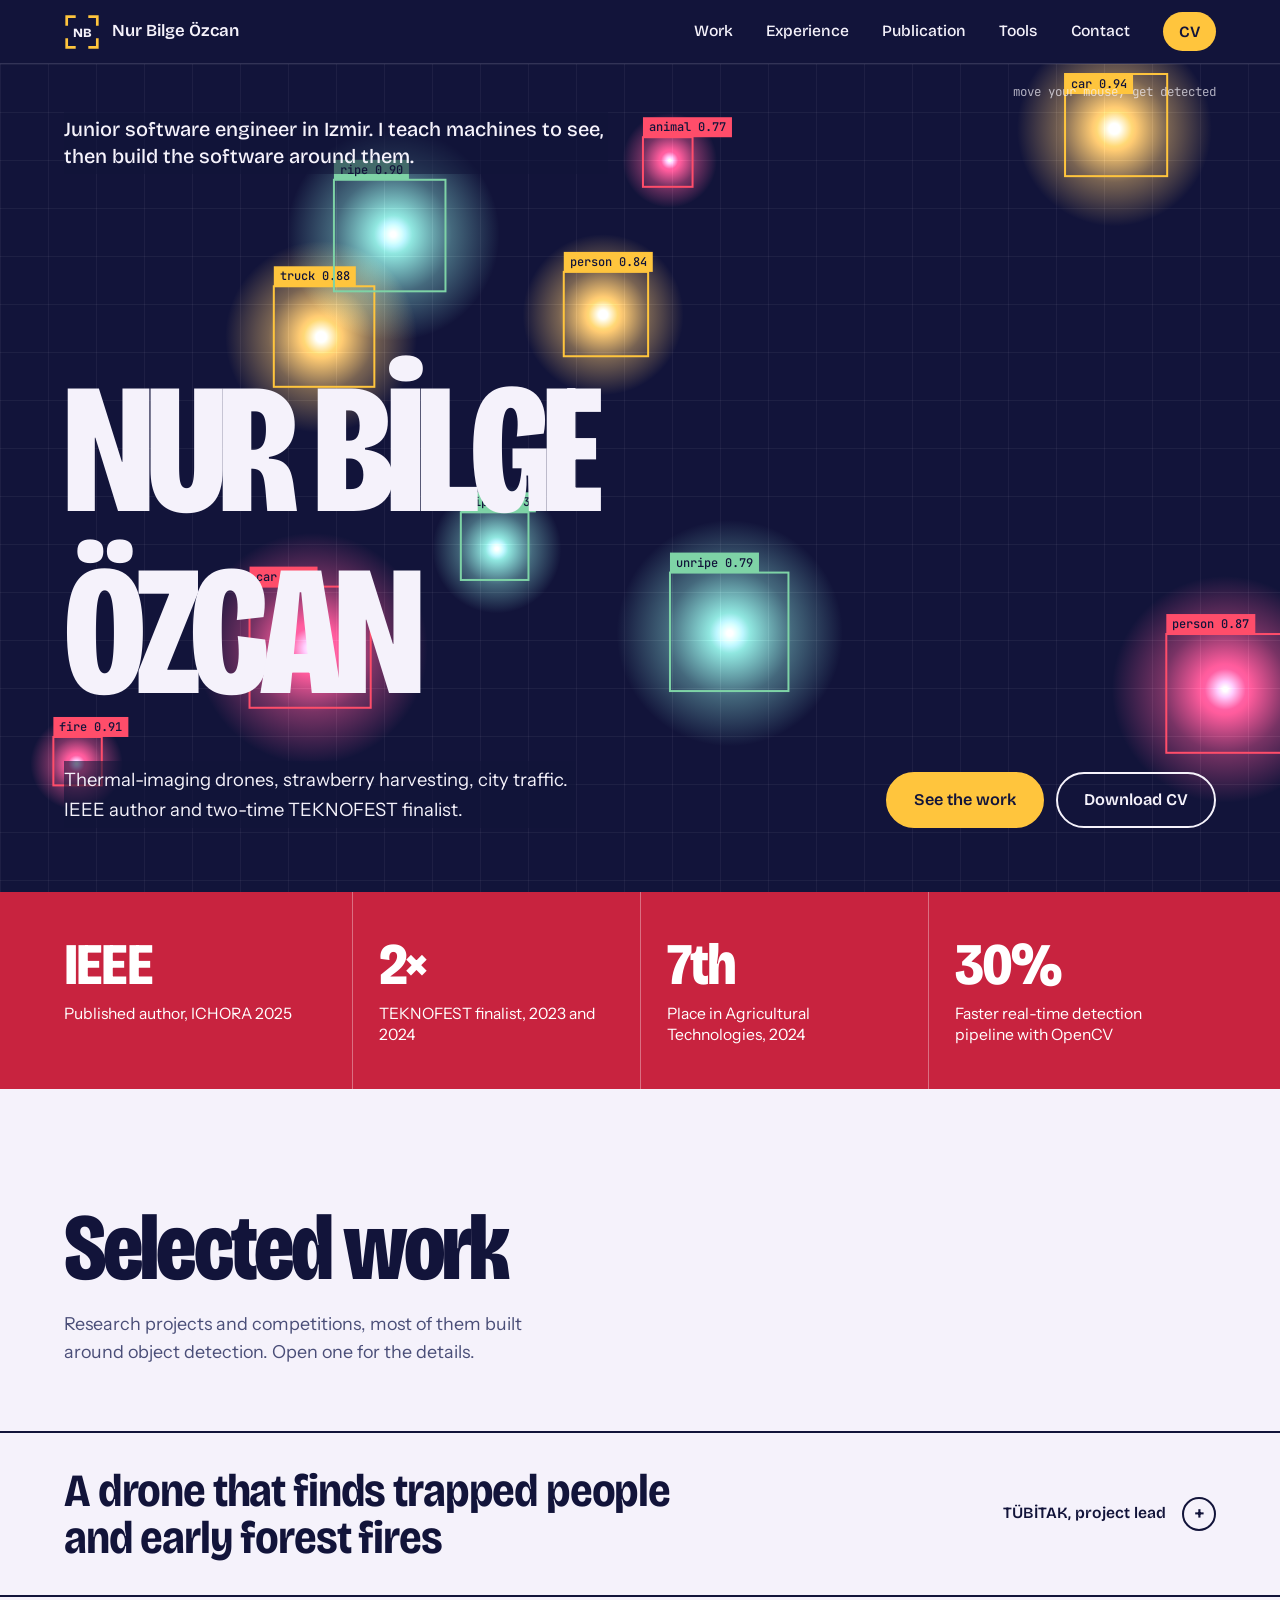
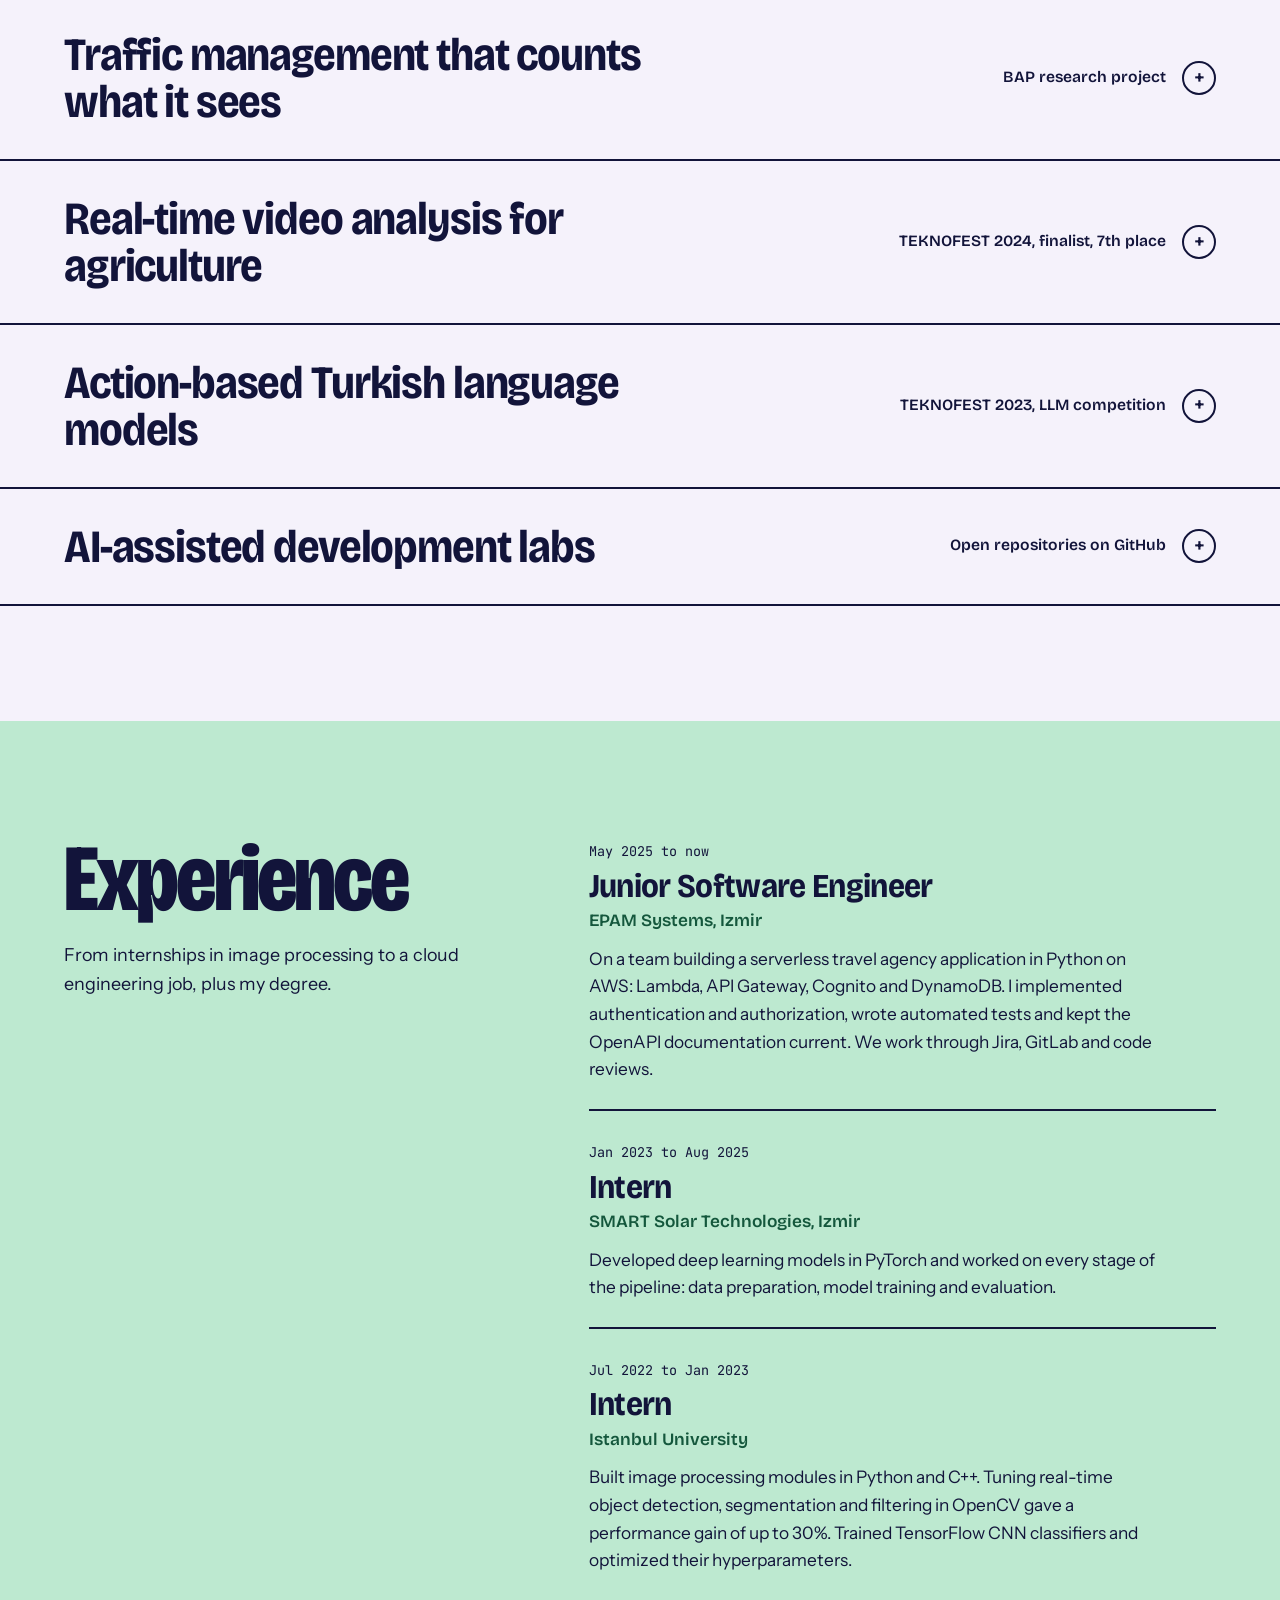
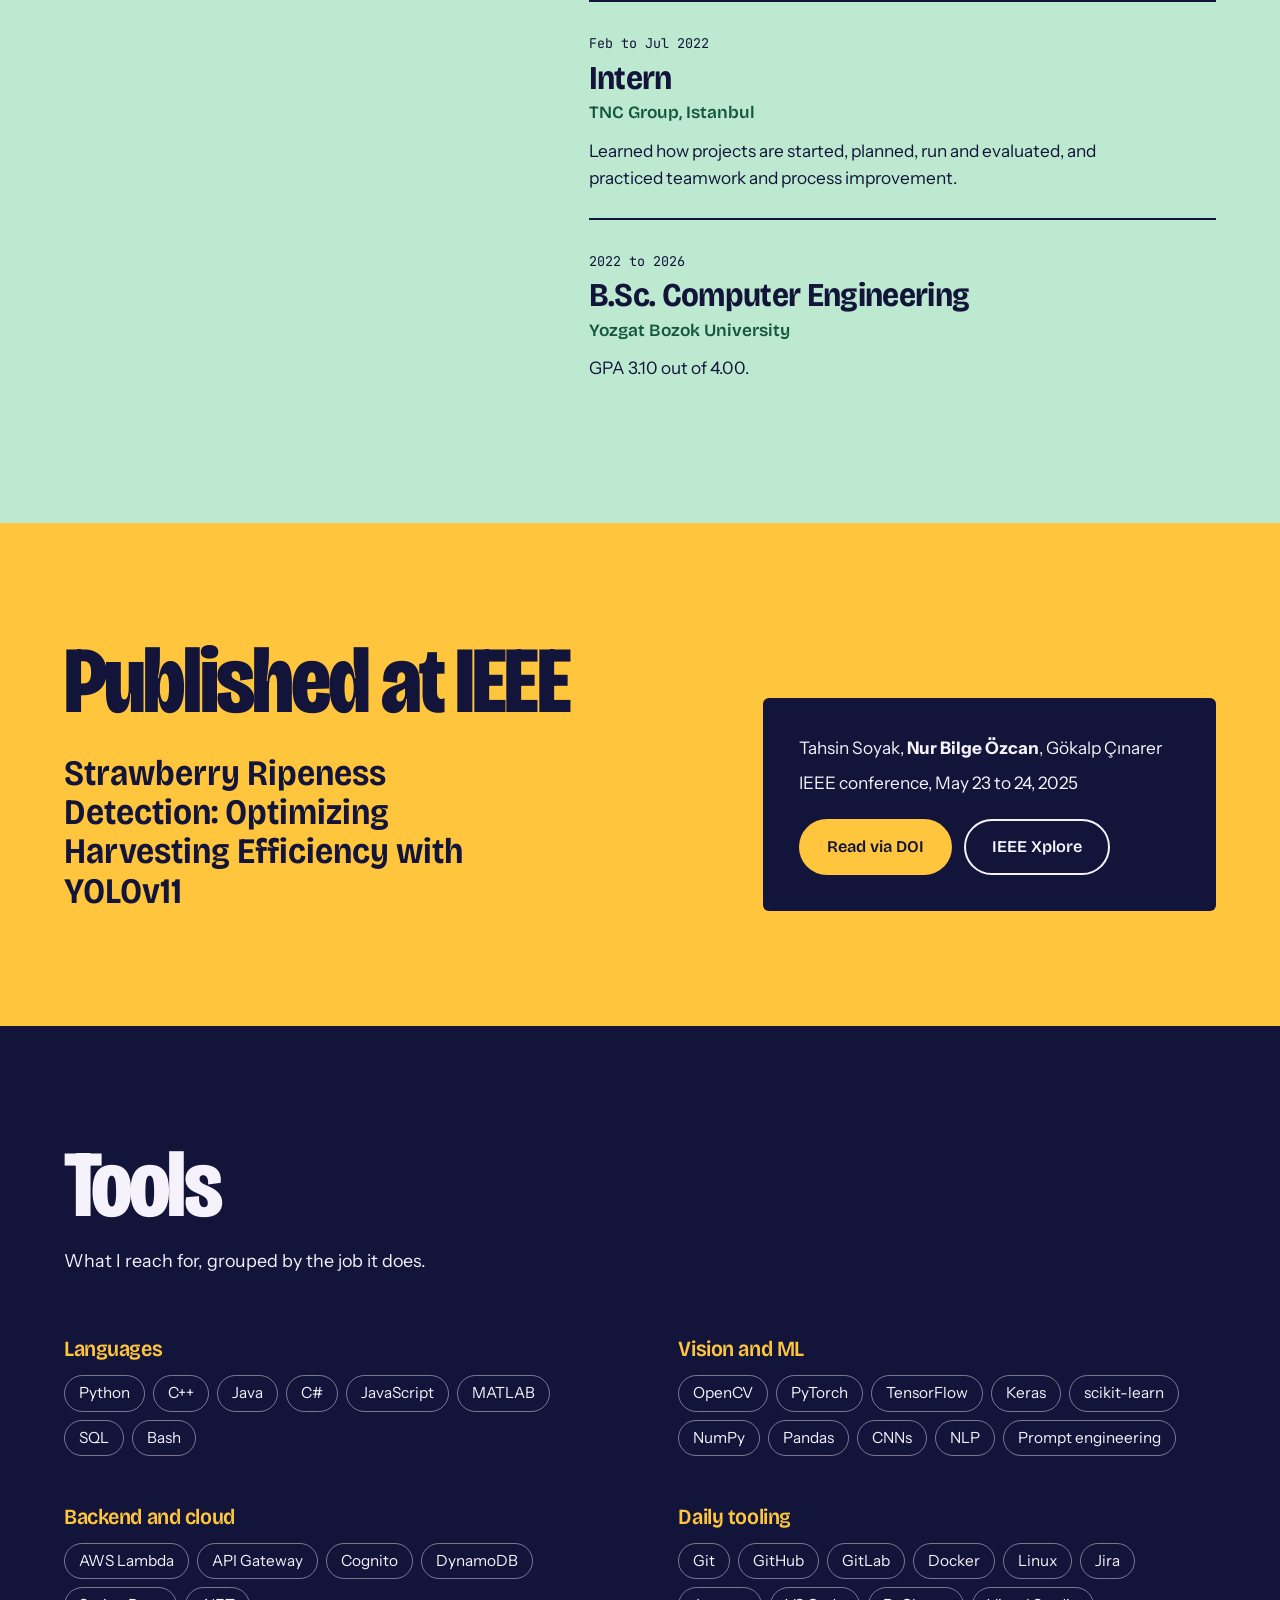
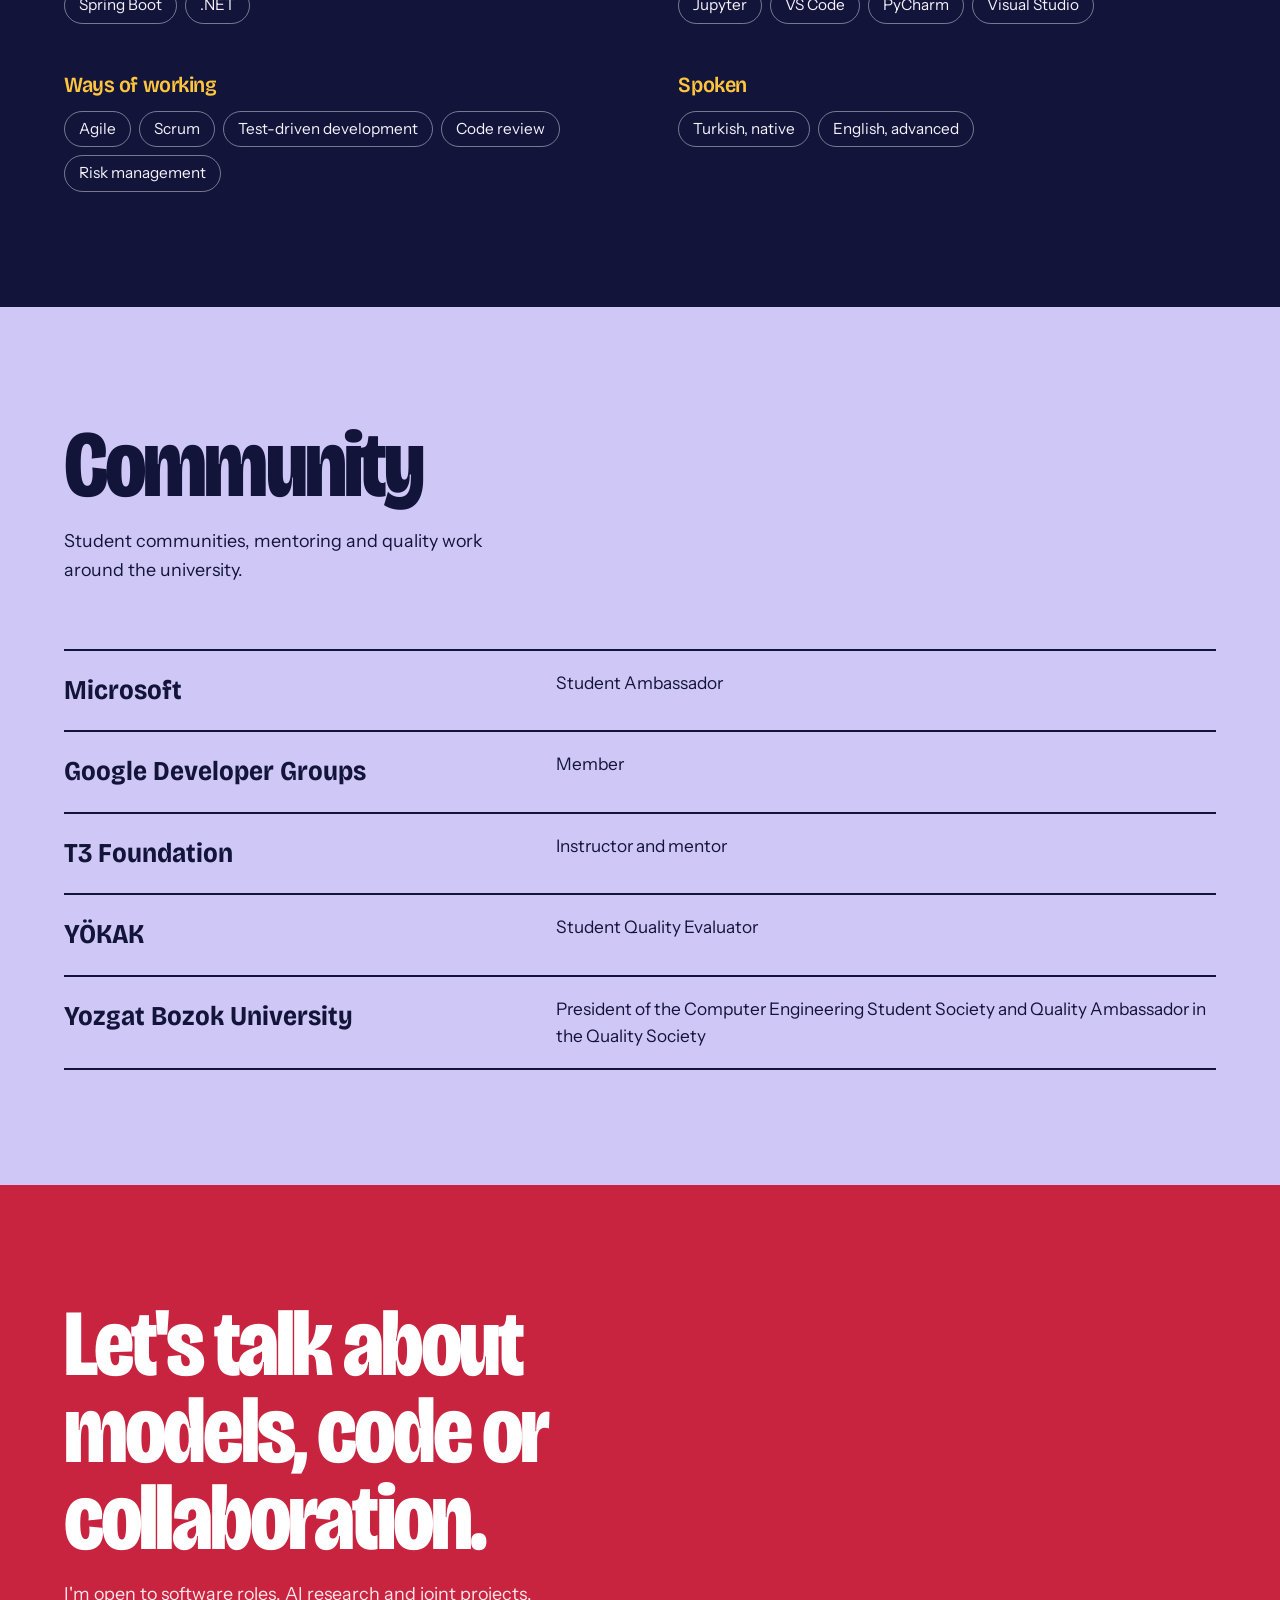
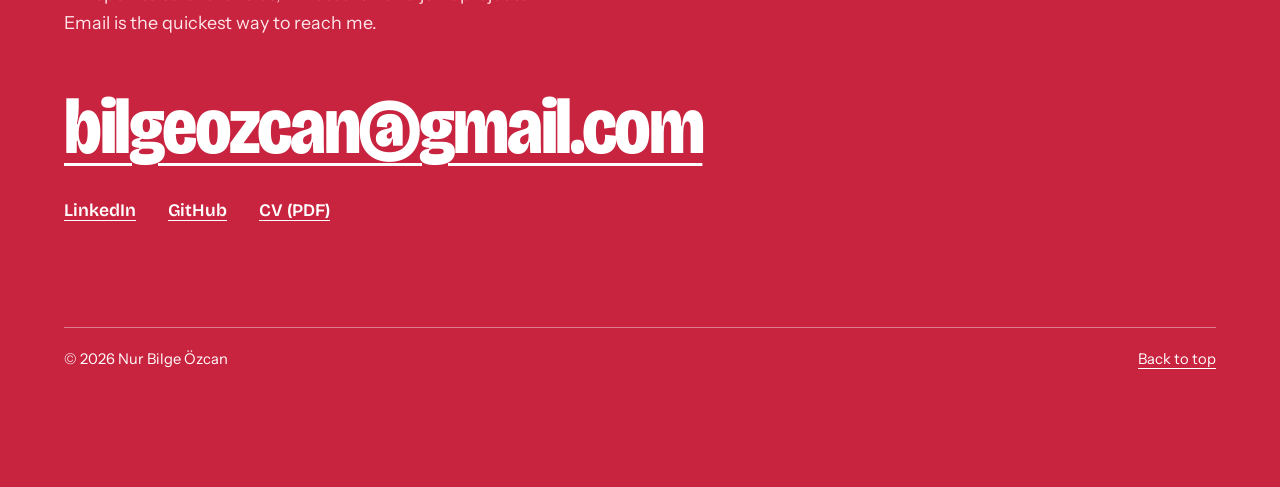
<file: index.html>
<!doctype html>
<html lang="en">
<head>
<meta charset="utf-8">
<meta name="viewport" content="width=device-width, initial-scale=1">
<title>Nur Bilge Özcan | AI & Software Portfolio</title>
<meta name="description" content="Nur Bilge Özcan is a junior software engineer working on computer vision, deep learning and cloud software. IEEE author and two-time TEKNOFEST finalist.">
<meta name="theme-color" content="#12143A">
<meta property="og:title" content="Nur Bilge Özcan | AI & Software Portfolio">
<meta property="og:description" content="I teach machines to see, then build the software around them. IEEE author, TEKNOFEST finalist.">
<meta property="og:type" content="website">
<link rel="icon" href="data:image/svg+xml,%3Csvg xmlns='http://www.w3.org/2000/svg' viewBox='0 0 32 32'%3E%3Crect width='32' height='32' rx='6' fill='%2312143A'/%3E%3Cpath d='M6 12V6h6M20 6h6v6M26 20v6h-6M12 26H6v-6' fill='none' stroke='%23FFC53D' stroke-width='2'/%3E%3Ctext x='16' y='21' font-family='sans-serif' font-size='11' font-weight='700' fill='%23fff' text-anchor='middle'%3ENB%3C/text%3E%3C/svg%3E">
<link rel="preconnect" href="https://fonts.googleapis.com">
<link rel="preconnect" href="https://fonts.gstatic.com" crossorigin>
<link href="https://fonts.googleapis.com/css2?family=Bricolage+Grotesque:opsz,wdth,wght@12..96,75..100,200..800&family=Instrument+Sans:wght@400;500;600&family=JetBrains+Mono:wght@500&display=swap" rel="stylesheet">
<style>
:root{
  --ink:#12143A;
  --ink-2:#1C1F52;
  --paper:#F5F2FB;
  --berry:#C8233F;
  --sun:#FFC53D;
  --mint:#BDE9D0;
  --lilac:#CFC8F7;
  --blush:#FFBFCB;
  --soft:#4A4E78;
  --display:'Bricolage Grotesque','Segoe UI',system-ui,sans-serif;
  --body:'Instrument Sans',system-ui,-apple-system,'Segoe UI',sans-serif;
  --mono:'JetBrains Mono',ui-monospace,Menlo,monospace;
  --gutter:clamp(20px,5vw,64px);
  color-scheme:light;
}
*{box-sizing:border-box}
html{scroll-behavior:smooth;-webkit-text-size-adjust:100%}
@media (prefers-reduced-motion:reduce){html{scroll-behavior:auto}}
body{margin:0;background:var(--paper);color:var(--ink);font-family:var(--body);font-size:1.08rem;line-height:1.6;-webkit-font-smoothing:antialiased}
h1,h2,h3{font-family:var(--display);margin:0;line-height:1;letter-spacing:-.02em}
p{margin:0}
a{color:inherit;text-underline-offset:4px}
:focus-visible{outline:3px solid var(--sun);outline-offset:3px;border-radius:3px}
.on-light :focus-visible,.light :focus-visible{outline-color:var(--berry)}
.wrap{max-width:1280px;margin-inline:auto;padding-inline:var(--gutter)}
.skip{position:absolute;left:-999px;top:8px;background:var(--sun);color:var(--ink);padding:10px 16px;z-index:60;font-family:var(--display);font-weight:600}
.skip:focus{left:8px}

/* header */
.top{position:sticky;top:0;z-index:30;background:var(--ink);color:var(--paper);border-bottom:1px solid rgba(245,242,251,.14)}
.top .wrap{display:flex;align-items:center;justify-content:space-between;gap:20px;padding-block:12px}
.brand{display:flex;align-items:center;gap:12px;text-decoration:none;font-family:var(--display);font-weight:600;font-size:1.05rem}
.brand svg{width:36px;height:36px;flex:none}
.nav{display:flex;align-items:center;gap:clamp(16px,2.6vw,34px);font-family:var(--display);font-weight:500;font-size:.98rem}
.nav a{text-decoration:none;padding-block:6px;border-bottom:2px solid transparent}
.nav a:hover{border-bottom-color:var(--sun)}
.nav .cv{background:var(--sun);color:var(--ink);padding:7px 16px;border-radius:999px;font-weight:600;border:0}
.nav .cv:hover{background:var(--paper)}
@media (max-width:820px){
  .top .wrap{flex-wrap:wrap;row-gap:2px}
  .nav{width:100%;overflow-x:auto;gap:22px;padding-bottom:6px;scrollbar-width:none}
  .nav::-webkit-scrollbar{display:none}
  .nav a{white-space:nowrap}
}

/* hero */
.hero{position:relative;background:var(--ink);color:var(--paper);overflow:hidden;min-height:min(92vh,880px);display:flex;flex-direction:column}
#field{position:absolute;inset:0;width:100%;height:100%;display:block}
.hero .wrap{position:relative;flex:1;display:flex;flex-direction:column;justify-content:space-between;gap:40px;padding-block:clamp(28px,4vw,48px) clamp(32px,5vw,64px);pointer-events:none;width:100%}
.hero-kicker{font-family:var(--display);font-weight:500;font-size:clamp(1rem,1.6vw,1.25rem);max-width:34rem;line-height:1.35;background:rgba(18,20,58,.55);width:fit-content;padding:4px 0}
.hero h1{font-size:clamp(3.4rem,14.5vw,14rem);font-weight:800;font-variation-settings:"wdth" 75;letter-spacing:-.035em;line-height:.98;text-transform:uppercase}
.hero h1 span{display:block}
.hero-foot{display:flex;flex-wrap:wrap;align-items:flex-end;justify-content:space-between;gap:24px;margin-top:clamp(20px,3vw,40px)}
.hero-foot p{max-width:32rem;font-size:1.15rem;background:rgba(18,20,58,.6);padding:4px 0}
.btns{display:flex;flex-wrap:wrap;gap:12px;pointer-events:auto}
.btn{display:inline-flex;align-items:center;font-family:var(--display);font-weight:600;font-size:1.02rem;padding:13px 26px;border-radius:999px;text-decoration:none;border:2px solid var(--paper);transition:background .15s,color .15s,border-color .15s}
.btn-sun{background:var(--sun);border-color:var(--sun);color:var(--ink)}
.btn-sun:hover{background:var(--paper);border-color:var(--paper)}
.btn-ghost{background:transparent;color:var(--paper)}
.btn-ghost:hover{background:var(--paper);color:var(--ink)}
.btn-ink{background:var(--ink);border-color:var(--ink);color:var(--paper)}
.btn-ink:hover{background:transparent;color:var(--ink)}
.btn-out{background:transparent;border-color:var(--ink);color:var(--ink)}
.btn-out:hover{background:var(--ink);color:var(--paper)}
.hint{position:absolute;right:var(--gutter);top:18px;font-family:var(--mono);font-size:.78rem;color:rgba(245,242,251,.7)}
@media (max-width:700px){.hint{display:none}}

/* facts */
.facts{background:var(--berry);color:#fff}
.facts ul{list-style:none;margin:0;padding:0;display:grid;grid-template-columns:repeat(4,minmax(0,1fr))}
.facts li{padding:clamp(24px,3.5vw,44px) clamp(14px,2vw,28px);border-left:1px solid rgba(255,255,255,.35)}
.facts li:first-child{border-left:0;padding-left:0}
.facts strong{display:block;font-family:var(--display);font-weight:800;font-size:clamp(2rem,4.6vw,4rem);line-height:1;letter-spacing:-.03em;font-variation-settings:"wdth" 85}
.facts span{display:block;margin-top:8px;font-size:.98rem;line-height:1.35;max-width:15rem}
@media (max-width:760px){
  .facts ul{grid-template-columns:repeat(2,minmax(0,1fr))}
  .facts li:nth-child(3){border-left:0;padding-left:0}
  .facts li:nth-child(n+3){border-top:1px solid rgba(255,255,255,.35)}
}

/* sections */
.sec{padding-block:clamp(64px,9vw,128px)}
.sec h2{font-size:clamp(2.6rem,7.4vw,6.4rem);font-weight:800;font-variation-settings:"wdth" 80;letter-spacing:-.03em;line-height:.92}
.sec .lede{margin-top:18px;max-width:30rem;font-size:1.12rem}
.sec-head{margin-bottom:clamp(32px,5vw,64px)}

/* work */
.work{background:var(--paper)}
.work .lede{color:var(--soft)}
.projects{border-top:2px solid var(--ink)}
details.proj{border-bottom:2px solid var(--ink);background:var(--paper);transition:background .2s}
details.proj:hover,details.proj[open]{background:var(--c)}
details.proj summary{list-style:none;cursor:pointer;display:grid;grid-template-columns:minmax(0,1fr) auto;gap:8px 32px;align-items:center;padding:clamp(20px,3vw,34px) var(--gutter)}
details.proj summary::-webkit-details-marker{display:none}
.proj h3{font-size:clamp(1.55rem,3.6vw,3rem);font-weight:700;font-variation-settings:"wdth" 88;letter-spacing:-.025em;line-height:1.02;max-width:26ch}
.proj .tag{font-family:var(--display);font-weight:600;font-size:.98rem;text-align:right}
.proj .plus{display:inline-grid;place-items:center;width:34px;height:34px;border:2px solid var(--ink);border-radius:50%;margin-left:16px;vertical-align:middle;font-size:1.3rem;line-height:1;transition:transform .2s,background .2s}
details.proj[open] .plus{transform:rotate(45deg);background:var(--ink);color:var(--paper)}
.proj .more{padding:0 var(--gutter) clamp(24px,3.5vw,40px);display:grid;grid-template-columns:minmax(0,1fr) minmax(0,1fr);gap:24px 48px}
.proj .more p{max-width:36rem}
.proj .stack{font-family:var(--mono);font-size:.86rem;align-self:start;display:flex;flex-wrap:wrap;gap:8px}
.proj .stack span{border:1.5px solid var(--ink);border-radius:999px;padding:3px 12px}
@media (max-width:760px){
  details.proj summary{grid-template-columns:1fr}
  .proj .tag{text-align:left}
  .proj .more{grid-template-columns:1fr}
}
.proj-wrap{max-width:none;padding:0}

/* experience */
.exp{background:var(--mint)}
.exp-grid{display:grid;grid-template-columns:minmax(0,5fr) minmax(0,7fr);gap:clamp(32px,6vw,96px)}
.exp .sticky{position:sticky;top:96px;align-self:start}
.job{padding-block:26px;border-top:2px solid var(--ink)}
.job:first-child{border-top:0;padding-top:0}
.job time{font-family:var(--mono);font-size:.84rem}
.job h3{font-size:clamp(1.5rem,2.6vw,2.1rem);font-weight:700;margin-top:6px;font-variation-settings:"wdth" 90}
.job .where{margin:4px 0 10px;font-family:var(--display);font-weight:600;color:#14573C}
.job p:not(.where){max-width:36rem}
@media (max-width:860px){.exp-grid{grid-template-columns:1fr}.exp .sticky{position:static}}

/* publication */
.pub{background:var(--sun)}
.pub-card{display:grid;grid-template-columns:minmax(0,7fr) minmax(0,5fr);gap:clamp(24px,5vw,72px);align-items:end}
.pub h2{max-width:14ch}
.pub .paper{font-family:var(--display);font-weight:650;font-size:clamp(1.5rem,2.8vw,2.3rem);line-height:1.1;margin-top:28px;max-width:30rem;font-variation-settings:"wdth" 90}
.pub .meta{background:var(--ink);color:var(--paper);padding:clamp(22px,3vw,36px);border-radius:6px}
.pub .meta p+p{margin-top:8px}
.pub .meta .btns{margin-top:22px}
@media (max-width:860px){.pub-card{grid-template-columns:1fr}}

/* tools */
.tools{background:var(--ink);color:var(--paper)}
.tool-grid{display:grid;grid-template-columns:repeat(2,minmax(0,1fr));gap:clamp(28px,4vw,56px) clamp(32px,6vw,96px)}
.tool-grid h3{font-size:1.35rem;font-weight:600;margin-bottom:14px;color:var(--sun);font-variation-settings:"wdth" 92}
.chips{display:flex;flex-wrap:wrap;gap:8px;list-style:none;margin:0;padding:0}
.chips li{border:1.5px solid rgba(245,242,251,.45);border-radius:999px;padding:5px 14px;font-size:.96rem;transition:background .15s,color .15s,border-color .15s}
.chips li:hover{background:var(--paper);color:var(--ink);border-color:var(--paper)}
@media (max-width:760px){.tool-grid{grid-template-columns:1fr}}

/* community */
.com{background:var(--lilac)}
.com ul{list-style:none;margin:0;padding:0;border-top:2px solid var(--ink)}
.com li{display:grid;grid-template-columns:minmax(0,5fr) minmax(0,7fr);gap:20px;padding-block:18px;border-bottom:2px solid var(--ink)}
.com li b{font-family:var(--display);font-weight:700;font-size:clamp(1.2rem,2.2vw,1.7rem);font-variation-settings:"wdth" 90}
@media (max-width:640px){.com li{grid-template-columns:1fr;gap:2px}}

/* contact */
.contact{background:var(--berry);color:#fff}
.contact h2{max-width:13ch}
.contact .lede{color:#FFE6EA}
.mail{display:inline-block;margin-top:clamp(28px,4vw,48px);font-family:var(--display);font-weight:800;font-size:clamp(1.5rem,6.2vw,5rem);letter-spacing:-.03em;line-height:1.05;font-variation-settings:"wdth" 82;text-decoration-thickness:3px;text-underline-offset:10px;overflow-wrap:anywhere}
.mail:hover{color:var(--sun)}
.contact :focus-visible{outline-color:#fff}
.elsewhere{display:flex;flex-wrap:wrap;gap:12px 32px;margin-top:28px;font-family:var(--display);font-weight:600;font-size:1.1rem}
.foot{display:flex;justify-content:space-between;flex-wrap:wrap;gap:12px;margin-top:clamp(56px,8vw,112px);padding-top:20px;border-top:1px solid rgba(255,255,255,.4);font-size:.92rem}
[id]{scroll-margin-top:72px}
</style>
</head>
<body id="home">
<a class="skip" href="#work">Skip to content</a>

<header class="top">
  <div class="wrap">
    <a class="brand" href="#home" aria-label="Nur Bilge Özcan, back to top">
      <svg viewBox="0 0 40 40" aria-hidden="true"><path d="M3 13V3h10M27 3h10v10M37 27v10H27M13 37H3V27" fill="none" stroke="#FFC53D" stroke-width="3"/><text x="20" y="25.5" text-anchor="middle" font-family="Bricolage Grotesque, sans-serif" font-weight="800" font-size="14" fill="#F5F2FB">NB</text></svg>
      <span>Nur Bilge Özcan</span>
    </a>
    <nav class="nav" aria-label="Main">
      <a href="#work">Work</a>
      <a href="#experience">Experience</a>
      <a href="#publication">Publication</a>
      <a href="#tools">Tools</a>
      <a href="#contact">Contact</a>
      <a class="cv" href="cv.pdf">CV</a>
    </nav>
  </div>
</header>

<main>
  <section class="hero" aria-labelledby="hero-title">
    <canvas id="field" aria-hidden="true"></canvas>
    <p class="hint" aria-hidden="true">move your mouse, get detected</p>
    <div class="wrap">
      <p class="hero-kicker">Junior software engineer in Izmir. I teach machines to see, then build the software around them.</p>
      <div>
        <h1 id="hero-title" lang="tr"><span>Nur Bilge</span><span>Özcan</span></h1>
        <div class="hero-foot">
          <p>Thermal-imaging drones, strawberry harvesting, city traffic. IEEE author and two-time TEKNOFEST finalist.</p>
          <div class="btns">
            <a class="btn btn-sun" href="#work">See the work</a>
            <a class="btn btn-ghost" href="cv.pdf">Download CV</a>
          </div>
        </div>
      </div>
    </div>
  </section>

  <section class="facts" aria-label="At a glance">
    <div class="wrap">
      <ul>
        <li><strong>IEEE</strong><span>Published author, ICHORA 2025</span></li>
        <li><strong>2×</strong><span>TEKNOFEST finalist, 2023 and 2024</span></li>
        <li><strong>7th</strong><span>Place in Agricultural Technologies, 2024</span></li>
        <li><strong>30%</strong><span>Faster real-time detection pipeline with OpenCV</span></li>
      </ul>
    </div>
  </section>

  <section class="sec work" id="work" aria-labelledby="work-title">
    <div class="wrap sec-head">
      <h2 id="work-title">Selected work</h2>
      <p class="lede">Research projects and competitions, most of them built around object detection. Open one for the details.</p>
    </div>
    <div class="projects">
      <details class="proj" style="--c:var(--blush)">
        <summary><h3>A drone that finds trapped people and early forest fires</h3><span class="tag">TÜBİTAK, project lead<span class="plus" aria-hidden="true">+</span></span></summary>
        <div class="more">
          <p>An AI-powered modular UAV that reads thermal imagery and uses YOLO-based detection to spot living beings in trouble and fires at their first stage. I led the project: planning, task allocation, technical coordination and progress tracking.</p>
          <div class="stack"><span>Thermal imaging</span><span>YOLO</span><span>UAV</span></div>
        </div>
      </details>
      <details class="proj" style="--c:var(--mint)">
        <summary><h3>Traffic management that counts what it sees</h3><span class="tag">BAP research project<span class="plus" aria-hidden="true">+</span></span></summary>
        <div class="more">
          <p>An intelligent traffic system built on YOLOv8. I worked on the deep learning models for real-time vehicle detection, classification and traffic density analysis.</p>
          <div class="stack"><span>YOLOv8</span><span>Deep learning</span><span>Computer vision</span></div>
        </div>
      </details>
      <details class="proj" style="--c:var(--sun)">
        <summary><h3>Real-time video analysis for agriculture</h3><span class="tag">TEKNOFEST 2024, finalist, 7th place<span class="plus" aria-hidden="true">+</span></span></summary>
        <div class="more">
          <p>In the Agricultural Technologies category I built the OpenCV video processing pipeline that gave the team's system its real-time analysis.</p>
          <div class="stack"><span>OpenCV</span><span>Video processing</span></div>
        </div>
      </details>
      <details class="proj" style="--c:var(--lilac)">
        <summary><h3>Action-based Turkish language models</h3><span class="tag">TEKNOFEST 2023, LLM competition<span class="plus" aria-hidden="true">+</span></span></summary>
        <div class="more">
          <p>I optimized PyTorch and TensorFlow models for deployment and improved how the models drive decisions.</p>
          <div class="stack"><span>PyTorch</span><span>TensorFlow</span><span>LLMs</span></div>
        </div>
      </details>
      <details class="proj" style="--c:var(--blush)">
        <summary><h3>AI-assisted development labs</h3><span class="tag">Open repositories on GitHub<span class="plus" aria-hidden="true">+</span></span></summary>
        <div class="more">
          <p>Hands-on repositories on prompt engineering, MCP workflows, SpecKit and AI-assisted software development. <a href="https://github.com/NurBilgeOZCAN">Browse them on GitHub</a>.</p>
          <div class="stack"><span>Prompt engineering</span><span>MCP</span><span>SpecKit</span></div>
        </div>
      </details>
    </div>
  </section>

  <section class="sec exp" id="experience" aria-labelledby="exp-title">
    <div class="wrap exp-grid">
      <div class="sticky">
        <h2 id="exp-title">Experience</h2>
        <p class="lede">From internships in image processing to a cloud engineering job, plus my degree.</p>
      </div>
      <div>
        <article class="job">
          <time>May 2025 to now</time>
          <h3>Junior Software Engineer</h3>
          <p class="where">EPAM Systems, Izmir</p>
          <p>On a team building a serverless travel agency application in Python on AWS: Lambda, API Gateway, Cognito and DynamoDB. I implemented authentication and authorization, wrote automated tests and kept the OpenAPI documentation current. We work through Jira, GitLab and code reviews.</p>
        </article>
        <article class="job">
          <time>Jan 2023 to Aug 2025</time>
          <h3>Intern</h3>
          <p class="where">SMART Solar Technologies, Izmir</p>
          <p>Developed deep learning models in PyTorch and worked on every stage of the pipeline: data preparation, model training and evaluation.</p>
        </article>
        <article class="job">
          <time>Jul 2022 to Jan 2023</time>
          <h3>Intern</h3>
          <p class="where">Istanbul University</p>
          <p>Built image processing modules in Python and C++. Tuning real-time object detection, segmentation and filtering in OpenCV gave a performance gain of up to 30%. Trained TensorFlow CNN classifiers and optimized their hyperparameters.</p>
        </article>
        <article class="job">
          <time>Feb to Jul 2022</time>
          <h3>Intern</h3>
          <p class="where">TNC Group, Istanbul</p>
          <p>Learned how projects are started, planned, run and evaluated, and practiced teamwork and process improvement.</p>
        </article>
        <article class="job">
          <time>2022 to 2026</time>
          <h3>B.Sc. Computer Engineering</h3>
          <p class="where">Yozgat Bozok University</p>
          <p>GPA 3.10 out of 4.00.</p>
        </article>
      </div>
    </div>
  </section>

  <section class="sec pub" id="publication" aria-labelledby="pub-title">
    <div class="wrap">
      <div class="pub-card">
        <div>
          <h2 id="pub-title">Published at IEEE</h2>
          <p class="paper">Strawberry Ripeness Detection: Optimizing Harvesting Efficiency with YOLOv11</p>
        </div>
        <div class="meta">
          <p>Tahsin Soyak, <strong>Nur Bilge Özcan</strong>, Gökalp Çınarer</p>
          <p>IEEE conference, May 23 to 24, 2025</p>
          <div class="btns">
            <a class="btn btn-sun" href="https://doi.org/10.1109/ICHORA65333.2025.11017268">Read via DOI</a>
            <a class="btn btn-ghost" href="https://ieeexplore.ieee.org/document/11017268">IEEE Xplore</a>
          </div>
        </div>
      </div>
    </div>
  </section>

  <section class="sec tools" id="tools" aria-labelledby="tools-title">
    <div class="wrap">
      <div class="sec-head">
        <h2 id="tools-title">Tools</h2>
        <p class="lede">What I reach for, grouped by the job it does.</p>
      </div>
      <div class="tool-grid">
        <div><h3>Languages</h3><ul class="chips"><li>Python</li><li>C++</li><li>Java</li><li>C#</li><li>JavaScript</li><li>MATLAB</li><li>SQL</li><li>Bash</li></ul></div>
        <div><h3>Vision and ML</h3><ul class="chips"><li>OpenCV</li><li>PyTorch</li><li>TensorFlow</li><li>Keras</li><li>scikit-learn</li><li>NumPy</li><li>Pandas</li><li>CNNs</li><li>NLP</li><li>Prompt engineering</li></ul></div>
        <div><h3>Backend and cloud</h3><ul class="chips"><li>AWS Lambda</li><li>API Gateway</li><li>Cognito</li><li>DynamoDB</li><li>Spring Boot</li><li>.NET</li></ul></div>
        <div><h3>Daily tooling</h3><ul class="chips"><li>Git</li><li>GitHub</li><li>GitLab</li><li>Docker</li><li>Linux</li><li>Jira</li><li>Jupyter</li><li>VS Code</li><li>PyCharm</li><li>Visual Studio</li></ul></div>
        <div><h3>Ways of working</h3><ul class="chips"><li>Agile</li><li>Scrum</li><li>Test-driven development</li><li>Code review</li><li>Risk management</li></ul></div>
        <div><h3>Spoken</h3><ul class="chips"><li>Turkish, native</li><li>English, advanced</li></ul></div>
      </div>
    </div>
  </section>

  <section class="sec com" id="community" aria-labelledby="com-title">
    <div class="wrap">
      <div class="sec-head">
        <h2 id="com-title">Community</h2>
        <p class="lede">Student communities, mentoring and quality work around the university.</p>
      </div>
      <ul>
        <li><b>Microsoft</b><span>Student Ambassador</span></li>
        <li><b>Google Developer Groups</b><span>Member</span></li>
        <li><b>T3 Foundation</b><span>Instructor and mentor</span></li>
        <li><b>YÖKAK</b><span>Student Quality Evaluator</span></li>
        <li><b>Yozgat Bozok University</b><span>President of the Computer Engineering Student Society and Quality Ambassador in the Quality Society</span></li>
      </ul>
    </div>
  </section>

  <section class="sec contact" id="contact" aria-labelledby="contact-title">
    <div class="wrap">
      <h2 id="contact-title">Let's talk about models, code or collaboration.</h2>
      <p class="lede">I'm open to software roles, AI research and joint projects. Email is the quickest way to reach me.</p>
      <a class="mail" href="mailto:bilgeozcan@gmail.com">bilgeozcan@gmail.com</a>
      <div class="elsewhere">
        <a href="https://linkedin.com/in/nur-bilge-%C3%B6zcan-123975257">LinkedIn</a>
        <a href="https://github.com/BILGEOZCAN">GitHub</a>
        <a href="cv.pdf">CV (PDF)</a>
      </div>
      <div class="foot">
        <span>© 2026 Nur Bilge Özcan</span>
        <a href="#home">Back to top</a>
      </div>
    </div>
  </section>
</main>

<script>
(() => {
  const canvas = document.getElementById('field');
  const hero = canvas.parentElement;
  const ctx = canvas.getContext('2d');
  const reduce = window.matchMedia('(prefers-reduced-motion: reduce)');
  const PAL = ['#FF4D6A', '#FFC53D', '#7ED3A6'];
  const LABELS = ['fire 0.91', 'person 0.84', 'ripe 0.93', 'car 0.96', 'truck 0.88', 'unripe 0.79', 'animal 0.77', 'car 0.94', 'ripe 0.90', 'person 0.87'];
  let W = 0, H = 0, dpr = 1, objs = [], raf = 0, visible = true;
  const mouse = { x: -999, y: -999, active: false, bx: -999, by: -999, bw: 90, bh: 110 };

  function seeded(s) { return () => { s = (s * 16807) % 2147483647; return (s - 1) / 2147483646; }; }

  function resize() {
    dpr = Math.min(window.devicePixelRatio || 1, 2);
    W = hero.clientWidth; H = hero.clientHeight;
    canvas.width = W * dpr; canvas.height = H * dpr;
    ctx.setTransform(dpr, 0, 0, dpr, 0, 0);
    const n = W < 700 ? 6 : 10, r = seeded(11);
    objs = [];
    for (let i = 0; i < n; i++) {
      const rad = 22 + r() * 40;
      const sp = 0.25 + r() * 0.5, a = r() * Math.PI * 2;
      const o = { x: rad + r() * (W - 2 * rad), y: rad + r() * (H - 2 * rad), vx: Math.cos(a) * sp, vy: Math.sin(a) * sp, rad, color: PAL[i % 3], label: LABELS[i % LABELS.length] };
      o.bx = o.x; o.by = o.y; o.bs = rad * 2.2;
      objs.push(o);
    }
    if (reduce.matches) frame(0);
  }

  function glow(x, y, rad, color) {
    const g = ctx.createRadialGradient(x, y, 0, x, y, rad * 2.1);
    g.addColorStop(0, '#ffffff'); g.addColorStop(.18, color); g.addColorStop(.55, color + '66'); g.addColorStop(1, color + '00');
    ctx.fillStyle = g;
    ctx.beginPath(); ctx.arc(x, y, rad * 2.1, 0, 7); ctx.fill();
  }

  function box(x, y, w, h, color, label, textColor) {
    ctx.strokeStyle = color; ctx.lineWidth = 2;
    ctx.strokeRect(x - w / 2, y - h / 2, w, h);
    ctx.font = '500 12px "JetBrains Mono", ui-monospace, monospace';
    const tw = ctx.measureText(label).width + 12;
    const lx = Math.max(2, Math.min(x - w / 2, W - tw - 2));
    const ly = y - h / 2 - 20 < 2 ? y - h / 2 : y - h / 2 - 20;
    ctx.fillStyle = color; ctx.fillRect(lx, ly, tw, 20);
    ctx.fillStyle = textColor; ctx.fillText(label, lx + 6, ly + 14);
  }

  function frame(dt) {
    ctx.fillStyle = '#12143A'; ctx.fillRect(0, 0, W, H);
    const grid = 48;
    ctx.strokeStyle = 'rgba(245,242,251,.05)'; ctx.lineWidth = 1;
    ctx.beginPath();
    for (let x = 0; x < W; x += grid) { ctx.moveTo(x + .5, 0); ctx.lineTo(x + .5, H); }
    for (let y = 0; y < H; y += grid) { ctx.moveTo(0, y + .5); ctx.lineTo(W, y + .5); }
    ctx.stroke();
    ctx.globalCompositeOperation = 'lighter';
    objs.forEach(o => {
      if (!reduce.matches) {
        o.x += o.vx * dt * 0.06; o.y += o.vy * dt * 0.06;
        if (o.x < o.rad || o.x > W - o.rad) o.vx *= -1;
        if (o.y < o.rad || o.y > H - o.rad) o.vy *= -1;
        o.bx += (o.x - o.bx) * 0.12; o.by += (o.y - o.by) * 0.12;
      } else { o.bx = o.x; o.by = o.y; }
      glow(o.x, o.y, o.rad, o.color);
    });
    ctx.globalCompositeOperation = 'source-over';
    objs.forEach(o => box(o.bx, o.by, o.bs, o.bs, o.color, o.label, '#12143A'));
    if (mouse.active) {
      mouse.bx += (mouse.x - mouse.bx) * 0.2; mouse.by += (mouse.y - mouse.by) * 0.2;
      box(mouse.bx, mouse.by, mouse.bw, mouse.bh, '#F5F2FB', 'visitor 0.99', '#12143A');
    }
  }

  let last = 0;
  function loop(t) {
    const dt = Math.min(t - last, 50); last = t;
    frame(dt);
    if (visible && !document.hidden) raf = requestAnimationFrame(loop); else raf = 0;
  }
  function start() { if (!raf && !reduce.matches) { last = performance.now(); raf = requestAnimationFrame(loop); } }

  hero.addEventListener('pointermove', e => {
    const r = hero.getBoundingClientRect();
    mouse.x = e.clientX - r.left; mouse.y = e.clientY - r.top;
    if (!mouse.active) { mouse.bx = mouse.x; mouse.by = mouse.y; }
    mouse.active = true;
  });
  hero.addEventListener('pointerleave', () => { mouse.active = false; });

  new IntersectionObserver(es => { visible = es[0].isIntersecting; if (visible) start(); }).observe(hero);
  document.addEventListener('visibilitychange', () => { if (!document.hidden) start(); });
  window.addEventListener('resize', resize);
  resize();
  if (reduce.matches) frame(0); else start();
})();
</script>
</body>
</html>
</file>
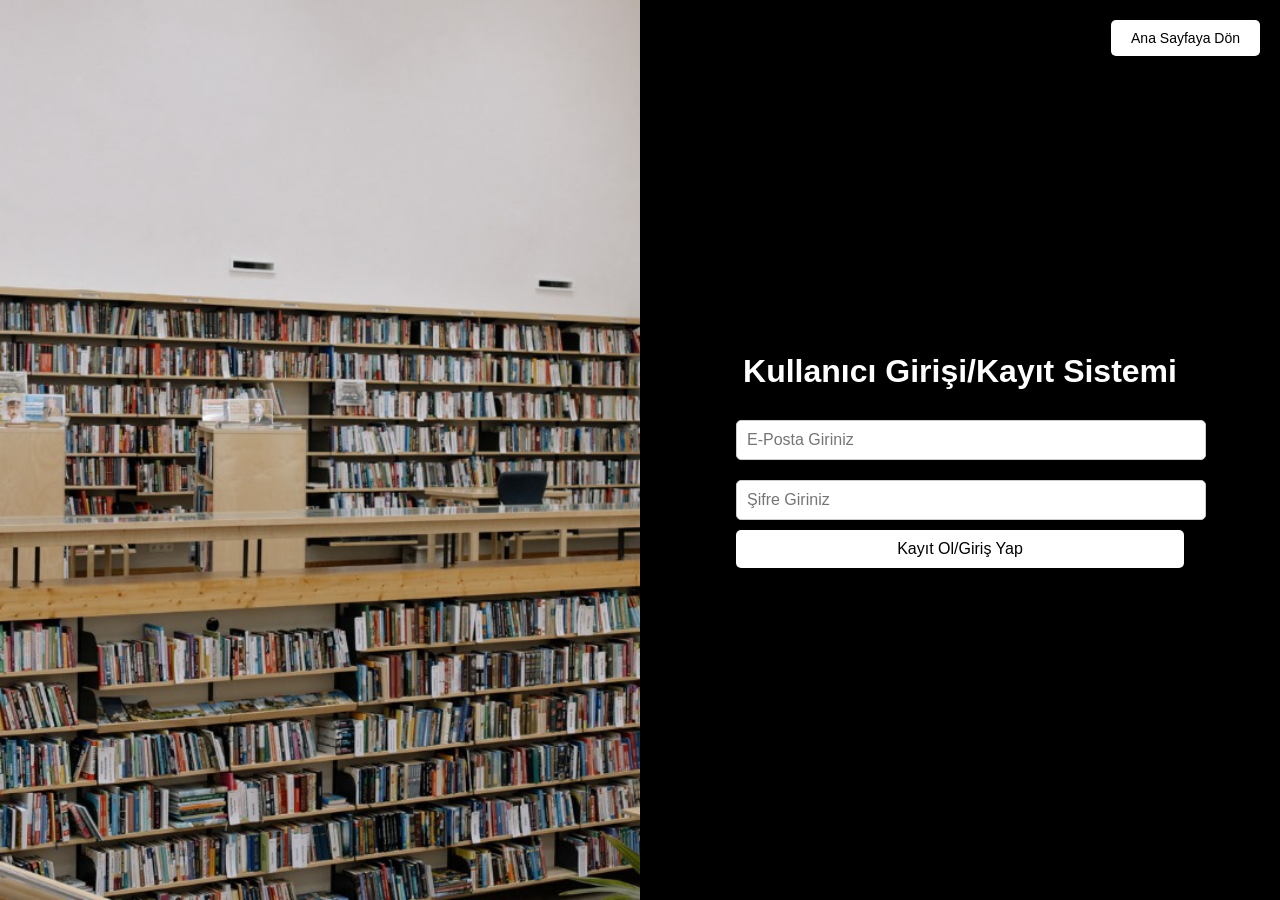
<file: giris.html>
<!DOCTYPE html>
<html lang="tr">
<head>
    <meta charset="UTF-8">
    <meta name="viewport" content="width=device-width, initial-scale=1.0">
    <title>Kullanıcı Girişi</title>
    <style>
        /* Genel sayfa düzeni */
        body {
            margin: 0;
            display: flex;
            height: 100vh;
            font-family: Arial, sans-serif;
            color: white;
        }

        /* Sol taraf - Kitaplar görseli */
        .left-section {
            flex: 1;
            background: url('kitaplar.jpg') no-repeat center center;
            background-size: cover;
        }

        /* Sağ taraf - Giriş ekranı */
        .right-section {
            flex: 1;
            background-color: black;
            display: flex;
            flex-direction: column;
            justify-content: center;
            align-items: center;
            position: relative;
        }

        /* Üst çubuk */
        .navbar {
            position: absolute;
            top: 20px;
            right: 20px;
        }

        .back-btn {
            background-color: white;
            color: black;
            border: none;
            padding: 10px 20px;
            border-radius: 5px;
            font-size: 14px;
            cursor: pointer;
        }

        .back-btn:hover {
            background-color: #e0e0e0;
        }

        /* Giriş ekranı kutusu */
        .container {
            text-align: center;
            width: 70%;
        }

        h1 {
            font-size: 2rem;
            margin-bottom: 20px;
        }

        .input-field {
            width: 100%;
            padding: 10px;
            margin: 10px 0;
            font-size: 1rem;
            border: 1px solid #ccc;
            border-radius: 5px;
            background-color: white;
            color: black;
        }

        .login-btn {
            width: 100%;
            padding: 10px;
            font-size: 1rem;
            background-color: white;
            color: black;
            border: none;
            border-radius: 5px;
            cursor: pointer;
        }

        .login-btn:hover {
            background-color: #e0e0e0;
        }
    </style>
</head>
<body>
    <!-- Sol taraf - Kitaplar görseli -->
    <div class="left-section"></div>

    <!-- Sağ taraf - Giriş ekranı -->
    <div class="right-section">
        <!-- Üst çubuk -->
        <div class="navbar">
            <button class="back-btn" onclick="goBack()">Ana Sayfaya Dön</button>
        </div>

        <!-- Giriş kutusu -->
        <div class="container">
            <h1>Kullanıcı Girişi/Kayıt Sistemi</h1>
            <input type="email" id="email" class="input-field" placeholder="E-Posta Giriniz" required>
            <input type="password" id="password" class="input-field" placeholder="Şifre Giriniz" required>
            <button class="login-btn" onclick="userLogin()">Kayıt Ol/Giriş Yap</button>
        </div>
    </div>

    <script>
        // Kullanıcı girişi işlevi
        function userLogin() {
            const email = document.getElementById('email').value;
            const password = document.getElementById('password').value;

            // Basit doğrulama
            if (email === "kitkir" && password === "1234") {
                alert("Giriş başarılı!");
                window.location.href = 'kullanici.html';  // Başarıyla giriş yaptıktan sonra yönlendirme
            } else {
                alert("Hatalı giriş. Lütfen bilgilerinizi kontrol edin.");
            }
        }

        // Ana sayfaya dönme işlevi
        function goBack() {
            window.location.href = 'index.html';  // Ana sayfaya yönlendirme
        }
    </script>
</body>
</html>
</file>
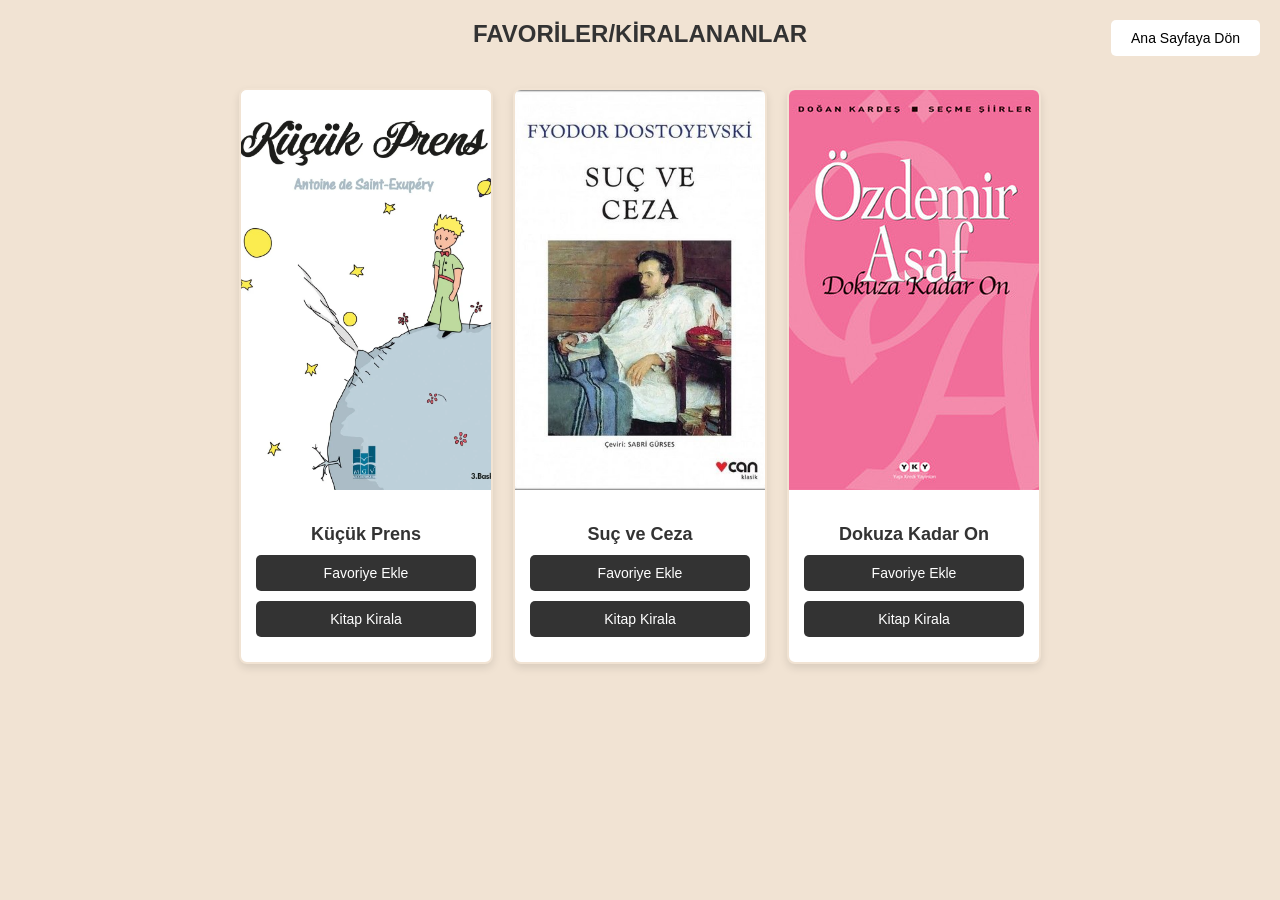
<file: kullanici.html>
<!DOCTYPE html>
<html lang="tr">
<head>
    <meta charset="UTF-8">
    <meta name="viewport" content="width=device-width, initial-scale=1.0">
    <title>Favoriler/Kiralananlar</title>
    <style>
        /* Genel sayfa düzeni */
        body {
            margin: 0;
            font-family: Arial, sans-serif;
            background-color: #f1e3d3; /* Bej rengi arka plan */
            color: #333;
        }

        /* Başlık kısmı */
        .header {
            background-color: #f1e3d3; /* Bej tonu */
            padding: 20px;
            text-align: center;
            font-size: 24px;
            font-weight: bold;
        }

        /* Ana içerik */
        .content {
            display: flex;
            justify-content: center;
            align-items: center;
            padding: 20px;
            gap: 20px;
            flex-wrap: wrap;
        }

        /* Kitap kartı (çerçeve dışı alanı beyaz yapıyoruz) */
        .book-card {
            width: 250px;
            background-color: white; /* Kitap kartının içi beyaz */
            box-shadow: 0 4px 8px rgba(0, 0, 0, 0.1);
            border-radius: 8px;
            overflow: hidden;
            text-align: center;
            margin-bottom: 20px;
            border: 2px solid #f1e3d3; /* Kitap çerçevesi bej rengi */
        }

        .book-card img {
            width: 100%;
            height: 400px;  /* Kitap kapağı boyutunda */
            object-fit: cover;
        }

        .book-info {
            padding: 15px;
        }

        .book-info h2 {
            font-size: 18px;
            margin-bottom: 10px;
        }

        .book-info button {
            padding: 10px;
            background-color: #333;
            color: white;
            border: none;
            width: 100%;
            border-radius: 5px;
            cursor: pointer;
            font-size: 14px;
            margin-bottom: 10px;
        }

        .book-info button:hover {
            background-color: #555;
        }

        /* Favoriye ekleme kutusu */
        .favorite-notice {
            color: green;
            font-weight: bold;
            margin-top: 10px;
            display: none; /* Başlangıçta gizli */
        }

        /* Kitap kiralama süresi kutusu */
        .duration-input {
            display: none;
            margin-top: 10px;
        }

        /* Kitap kiralama durumu */
        .rented-notice {
            color: green;
            font-weight: bold;
            margin-top: 10px;
            display: none;
        }

        .navbar {
            position: absolute;
            top: 20px;
            right: 20px;
        }

        .back-btn {
            background-color: white;
            color: black;
            border: none;
            padding: 10px 20px;
            border-radius: 5px;
            font-size: 14px;
            cursor: pointer;
        }

        .back-btn:hover {
            background-color: #e0e0e0;
        }
    </style>
</head>
<body>
    <!-- Ana sayfa butonu -->
    <div class="navbar">
        <button class="back-btn" onclick="goBack()">Ana Sayfaya Dön</button>
    </div>

    <!-- Başlık -->
    <div class="header">
        FAVORİLER/KİRALANANLAR
    </div>

    <!-- Kitaplar -->
    <div class="content">
        <div class="book-card" id="book1">
            <img src="kitap1.jpg" alt="Küçük Prens">
            <div class="book-info">
                <h2>Küçük Prens</h2>
                <button onclick="addToFavorites('Küçük Prens', this)">Favoriye Ekle</button>
                <div class="favorite-notice">Küçük Prens favorilere eklendi!</div>
                <button onclick="rentBook('Küçük Prens', this)">Kitap Kirala</button>
                <div class="duration-input">
                    <label for="duration1">Kaç gün kiralamak istersiniz?</label>
                    <input type="number" id="duration1" min="1">
                    <button onclick="confirmRent('Küçük Prens', 1)">Kirala</button>
                    <div class="rented-notice">Kalan süre: <span id="remaining1"></span> gün</div>
                </div>
                <div class="rented-notice" id="rented1"></div> <!-- Kalan süre kısmı buraya taşındı -->
            </div>
        </div>
        <div class="book-card" id="book2">
            <img src="kitap2.jpg" alt="Suç ve Ceza">
            <div class="book-info">
                <h2>Suç ve Ceza</h2>
                <button onclick="addToFavorites('Suç ve Ceza', this)">Favoriye Ekle</button>
                <div class="favorite-notice">Suç ve Ceza favorilere eklendi!</div>
                <button onclick="rentBook('Suç ve Ceza', this)">Kitap Kirala</button>
                <div class="duration-input">
                    <label for="duration2">Kaç gün kiralamak istersiniz?</label>
                    <input type="number" id="duration2" min="1">
                    <button onclick="confirmRent('Suç ve Ceza', 2)">Kirala</button>
                    <div class="rented-notice">Kalan süre: <span id="remaining2"></span> gün</div>
                </div>
                <div class="rented-notice" id="rented2"></div> <!-- Kalan süre kısmı buraya taşındı -->
            </div>
        </div>
        <div class="book-card" id="book3">
            <img src="kitap3.jpg" alt="Dokuza Kadar On">
            <div class="book-info">
                <h2>Dokuza Kadar On</h2>
                <button onclick="addToFavorites('Dokuza Kadar On', this)">Favoriye Ekle</button>
                <div class="favorite-notice">Dokuza Kadar On favorilere eklendi!</div>
                <button onclick="rentBook('Dokuza Kadar On', this)">Kitap Kirala</button>
                <div class="duration-input">
                    <label for="duration3">Kaç gün kiralamak istersiniz?</label>
                    <input type="number" id="duration3" min="1">
                    <button onclick="confirmRent('Dokuza Kadar On', 3)">Kirala</button>
                    <div class="rented-notice">Kalan süre: <span id="remaining3"></span> gün</div>
                </div>
                <div class="rented-notice" id="rented3"></div> <!-- Kalan süre kısmı buraya taşındı -->
            </div>
        </div>
    </div>

    <script>
        // Ana sayfaya dönme işlevi
        function goBack() {
            window.location.href = 'index.html';  // Ana sayfaya yönlendirme
        }

        // Favoriye ekleme fonksiyonu
        function addToFavorites(bookName, button) {
            button.innerText = 'Favorilere Eklendi';
            button.disabled = true;
            var notice = button.nextElementSibling;
            notice.style.display = 'block';
            setTimeout(() => {
                notice.style.display = 'none';
            }, 3000);
        }

        // Kitap kiralama süresi giriş kutusunu göster
        function rentBook(bookName, button) {
            var inputDiv = button.nextElementSibling;
            inputDiv.style.display = 'block';
        }

        // Kitap kiralama işlemini onayla
        function confirmRent(bookName, bookNumber) {
            var duration = document.getElementById('duration' + bookNumber).value;
            if (duration && duration > 0) {
                // Kitap kiralama süresi kutusunu gizle
                var inputDiv = document.getElementById('book' + bookNumber).querySelector('.duration-input');
                inputDiv.style.display = 'none';

                // Buton yerine kalan süreyi göster
                var rentButton = document.querySelectorAll('.book-info button')[bookNumber * 2 - 1];
                rentButton.style.display = 'none';  // "Kirala" butonunu gizle

                var remainingText = document.getElementById('remaining' + bookNumber);
                remainingText.innerText = duration;  // Kalan süreyi göster

                // Kiralandı bildirimi göster
                var rentedNotice = document.getElementById('rented' + bookNumber);
                rentedNotice.innerText = "Kiraladığınız kitap: " + bookName;
                rentedNotice.style.display = 'block';
                rentedNotice.innerText += " - Kalan süre: " + duration + " gün";
                rentedNotice.style.display = 'block';
            }
        }
    </script>
</body>
</html>
</file>
